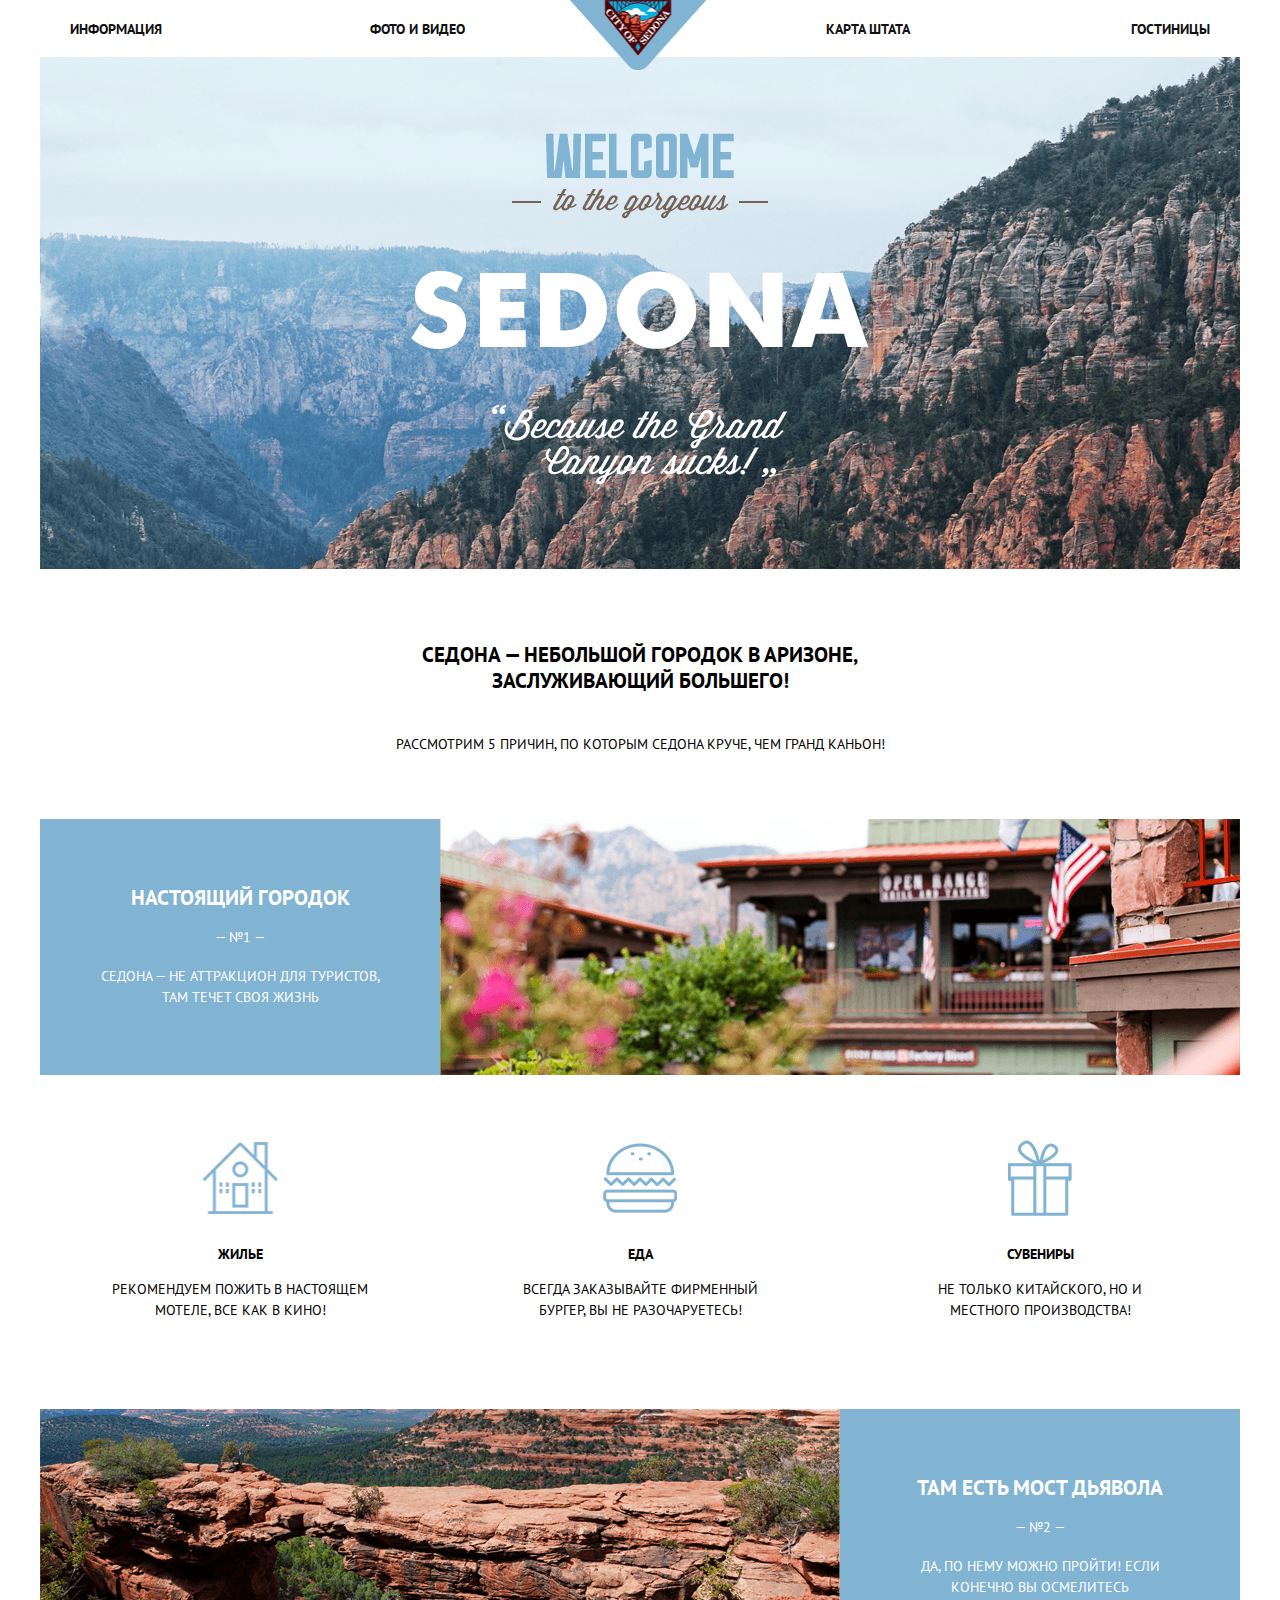
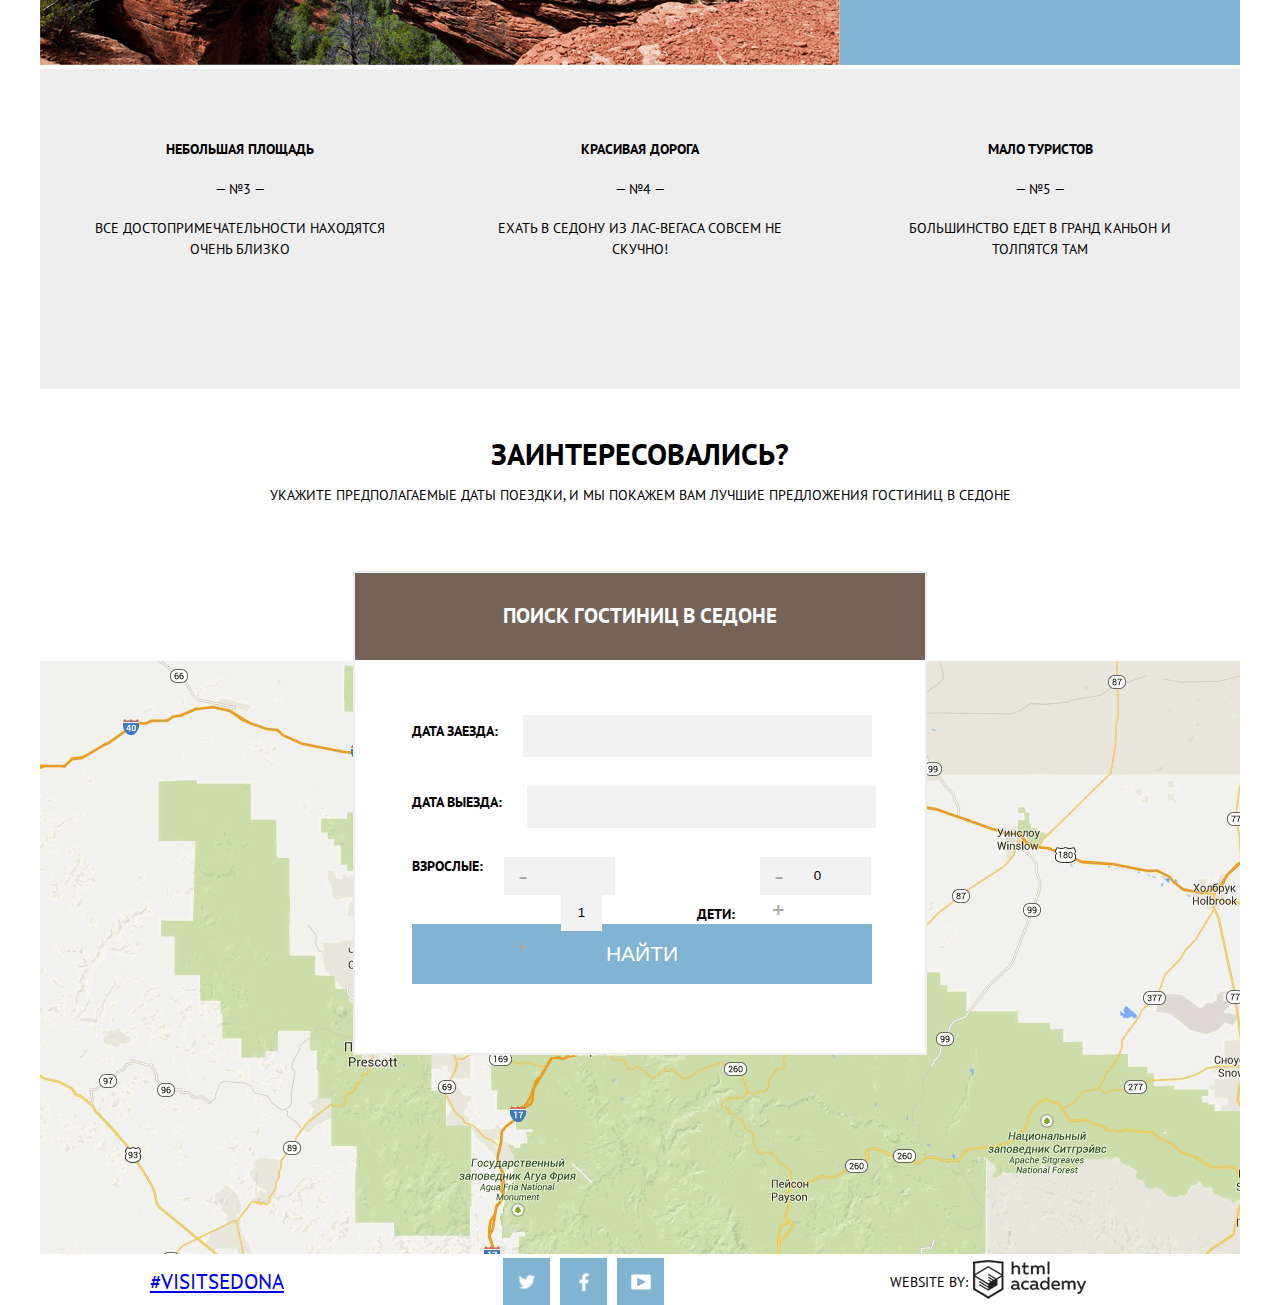
<file: index.html>
<!DOCTYPE html>
<html lang="ru">
  <head>
    <meta charset="utf-8">
    <title>Седона</title>
    <link href="https://fonts.googleapis.com/css?family=PT+Sans:400,700&amp;subset=cyrillic" rel="stylesheet" type="text/css">
    <link href="css/style.css" rel="stylesheet">
  </head>
  <body>
  	<header class="main-header">
  		<div class="container">
  		<nav class="main-navigation">
        <div class="logo">
          <a href="index.html">
            <img src="img/logo.png" width="137" height="70">
          </a>
        </div>
        <ul>
					<li class="menu-info">
					  <a href="#">Информация</a>
					</li>
					<li class="menu-foto">
					  <a href="#">Фото и видео</a> 
					</li>
          <li class="menu-map">
					 <a href="#">Карта штата</a>
					</li>
					<li class="menu-hotel">
					 <a href="catalog.html">Гостиницы</a>
					</li>
				</ul>
  		</nav>	
  		</div>
  	</header>
  		<main class="container">
  			<div class="cap">
  				<img src="img/background-text.png">
  			</div>
        <div class="description">
  				<h1>Седона &mdash; небольшой городок в Аризоне,<br> заслуживающий большего!</h1>
  				<p>Рассмотрим 5 причин, по которым Седона круче, чем Гранд Каньон!</p>
  			</div>
  			<section class="causes">
  				<div class="causes-content">
        			<div class="causes-content-left">
          				<h2>Настоящий городок</h2>
                  <div class="number">&mdash; №1 &mdash;</div>
          				<span> Седона &mdash; не аттракцион для туристов, там течет своя жизнь</span>
          		</div>
          		<div class="causes-content-right">
          				<img src="img/sedonaview1.png">
          		</div>
          </div>
        </section>
        <section class="services">
          <div class="services-item services-icon-house">
            <b class="services-name">Жилье</b>
          	<p>Рекомендуем пожить в настоящем мотеле, все как в кино!</p>
        	</div>
        	<div class="services-item services-icon-burger">
          	<b class="services-name">Еда</b>
          	<p>Всегда заказывайте фирменный бургер, вы не разочаруетесь!</p>
        	</div>
        	<div class="services-item services-icon-present">
          	<b class="services-name">Сувениры</b>
          	<p>Не только китайского, но и местного производства!</p>
		      </div>
      	</section>
        <section class="attraction">
  				<div class="attraction-content">
  					<div class="attraction-content-left">
          		<img src="img/sedonaview2.png">
          	</div>
        		<div class="attraction-content-right">
          		<h2>Там есть мост дьявола</h2>
              <div class="number">&mdash; №2 &mdash;</div>
          		<span>Да, по нему можно пройти! Если конечно Вы осмелитесь</span>
          	</div>
          </div>
        </section>
			  <section class="dignity">
          <div class="dignity-item">
        		<b class="dignity-name">Небольшая площадь</b>
            <div class="number">&mdash; №3 &mdash;</div>
        		<p>Все достопримечательности находятся очень близко</p>
        	</div>
        	<div class="dignity-item">
          	<b class="dignity-name">Красивая дорога</b>
            <div class="number">&mdash; №4 &mdash;</div>
          	<p>Ехать в Седону из Лас-Вегаса совсем не скучно!</p>
        	</div>
        	<div class="dignity-item">
          	<b class="dignity-name">Мало туристов</b>
            <div class="number">&mdash; №5 &mdash;</div>
          	<p>Большинство едет в Гранд Каньон и толпятся там</p>
		      </div>
      	</section>
      		<div class="interesting">
      			<span class="interesting-name">Заинтересовались?</span>
      			<p>Укажите предполагаемые даты поездки, и мы покажем вам лучшие предложения гостиниц в Седоне</p>
      		</div>
      <div class="wrapper-motels">
      	<section class="motels">
          <h2>Поиск гостиниц в Седоне</h2>
      			<div class="motels-form">
      				<form class="input-form" action="">
      					<label><span>Дата заезда:</span> 
      						<input class="calendar arrival-icon-calendar" type="text" name="Дата заезда">
      					</label>
      					<label><span>Дата выезда:</span> 
      						<input class="calendar departure-icon-calendar" type="text" name="Дата выезда">
      					</label>
                <div class="unit">
      					 <div class="adult">
      						<span>Взрослые:</span>
      						<label class="quantity">
      							<a class="minus-icon-minus" href="#">-</a>
      							 <span>
                       <input class="quantity-text" type="text" value="1">
                     </span>
      							<a class="plus-icon-plus" href="#">+</a>
      					 	</label>
      					 </div>
      					 <div class="children">
      						  <span>Дети:</span>
      						  <label class="quantity">
      							 <a class="minus-icon-minus" href="#">-</a>
      							   <span>
                        <input class="quantity-text" type="text" value="0">
                       </span>
      						  	<a class="plus-icon-plus" href="#">+</a>
      					 	 </label>
      					  </div>
                </div>
      					<div class="buttons">
                	<input class="button" type="submit" value="Найти">
                </div>
      				</form>
      			 </div>
      	</section>
      </div>
      	<div class="sedona-map">
      		<img src="img/sedona-map.png">
      	</div>
       </div>
      </main>
  		<footer class="main-footer">
  			<div class="container">
  				<a href="#">#Visitsedona</a>
  			<section class="footer-social">
          <a href="#" class="social-btn social-btn-tw">Twitter</a>
          <a href="#" class="social-btn social-btn-fb">Facebook</a>
          <a href="#" class="social-btn social-btn-youtube">Ютуб</a> 
				</section>
  			<section class="footer-copyright">
					<p>Website by:</p>
					<a href="https://htmlacademy.ru/intensive/htmlcss">
						<img src="img/html-logo.png">
          </a>
				</section>
  			</div>
  		</footer>
  </body>
</html>
</file>
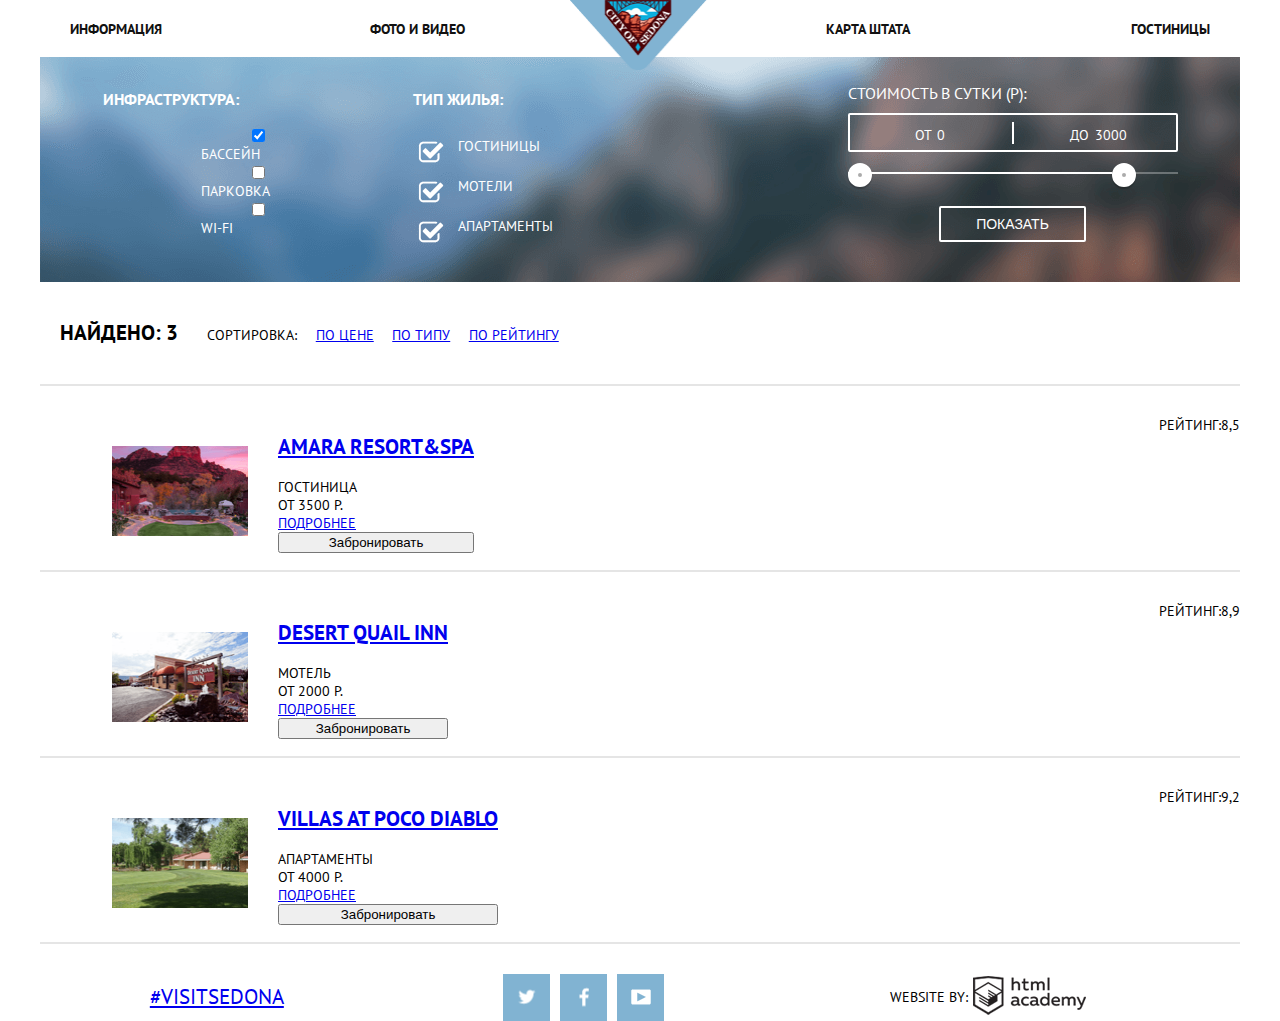
<file: catalog.html>
<!DOCTYPE html>
<html lang="ru">
  <head>
    <meta charset="utf-8">
    <title>Гостиницы</title>
    <link href="https://fonts.googleapis.com/css?family=PT+Sans:400,700&amp;subset=cyrillic" rel="stylesheet">
    <link href="css/style.css" rel="stylesheet">
  </head>
  <body>
    <header class="main-header">
        <div class="container">
            <nav class="main-navigation">
                <div class="logo">
                    <a href="index.html">
                        <img src="img/logo.png" width="137" height="70">
                    </a>
                </div>
                <ul>
                    <li class="menu-info">
                        <a href="#">Информация</a>
                    </li>
                    <li class="menu-foto">
                        <a href="#">Фото и видео</a> 
                    </li>
                    <li class="menu-map">
                        <a href="#">Карта штата</a>
                    </li>
                    <li class="menu-hotel">
                        <a>Гостиницы</a>
                    </li>
                </ul>
            </nav>  
        </div>
    </header>
    <main class="container">
        <form class="hotel-setting">
            <div class="hotel-setting-left">
                <div class="infrastructure">
                    <h3 class="housing">Инфраструктура:</h3>    
                    <input type="checkbox" id="pool" checked>
                    <label for="pool">Бассейн</label>
                    <input type="checkbox" id="parking">
                    <label for="parking">Парковка</label>
                    <input type="checkbox" id="wifi">
                    <label for="wifi">WI-FI</label>
                </div>
                <div class="accomodation">
                    <h3 class="housing">Тип жилья:</h3>
                    <input type="checkbox" id="hotel" checked>
                    <label for="hotel">Гостиницы</label>
                    <input type="checkbox" id="motel">
                    <label for="motel">Мотели</label>
                    <input type="checkbox" id="apartment" checked>
                    <label for="apartment">Апартаменты</label>
                </div>
            </div>
            <div class="hotel-setting-right">
                <div class="filter-range">
                    <div class="filter-range-title">Стоимoсть в сутки (р):</div>
                    <div class="price-controls">
                        <label class="min-price">от
                            <input type="text" name="min-price" min="0" value="0"> 
                        </label>
                        <label class="max-price">до
                            <input type="text" name="max-price" max="3000" value="3000">
                        </label>
                    </div>
                    <div class="range-controls">
                        <div class="scale">
                            <div class="bar"></div>
                        </div>
                        <div class="range-toggle range-toggle-min"></div>
                        <div class="range-toggle range-toggle-max"></div>
                    </div>
                    <button class="btn-transparent" type="submit">Показать</button>
                </div> 
            </div> 
        </form>
        <section class="result">
            <h2>Найдено: 3</h2>
            <div class="sort">
                <span>Сортировка:</span>
                <a href="#">по цене</a>
                <a href="#">по типу</a>
                <a href="#">по рейтингу</a>
            </div>
        </section>
        <section class="hotel">
            <div class="hotel-left">
                <div class="hotel-image">
                    <a href="#">
                        <img src="img/hotel1.png">
                    </a>
                </div>
                <div class="hotel-info">
                    <a href="#">
                    <h2>Amara resort&spa</h2>
                    </a>
                    <span>Гостиница</span>
                    <span>от 3500 р.</span>
                    <a href="#">Подробнее</a> 
                    <button>Забронировать</button> 
                </div>
            </div>
            <div class="hotel-right">
                <span class="stars"></span>
                <span class="rating">Рейтинг:8,5</span>
            </div>
        </section>
        <section class="hotel">
            <div class="hotel-left">
                <div class="hotel-image">
                    <a href="#">
                        <img src="img/hotel2.png">
                    </a>    
                </div>
                <div class="hotel-info">
                    <a href="#">
                        <h2>Desert Quail Inn</h2>
                    </a>
                    <span>Мотель</span>
                    <span>от 2000 р.</span>
                    <a href="#">Подробнее</a> 
                    <button>Забронировать</button> 
                </div>
            </div>
            <div class="hotel-right">
                <span class="stars"></span>
                <span class="rating">Рейтинг:8,9</span>
            </div>
        </section>
        <section class="hotel">
            <div class="hotel-left">
                <div class="hotel-image">
                    <a href="#">
                        <img src="img/hotel3.png">
                    </a>
                </div>
                <div class="hotel-info">
                    <a href="#">
                        <h2>Villas at Poco Diablo</h2>
                    </a>
                    <span>Апартаменты</span>
                    <span>от 4000 р.</span>
                    <a href="#">Подробнее</a>
                    <button>Забронировать</button> 
                </div>
            </div>
            <div class="hotel-right">
                <span class="stars"></span>
                <span class="rating">Рейтинг:9,2</span>
            </div>
        </section>
    </main>
        <footer class="main-footer">
            <div class="container">
                <a href="#">#Visitsedona</a>
                <section class="footer-social">
                     <a href="#" class="social-btn social-btn-tw">Twitter</a>
                     <a href="#" class="social-btn social-btn-fb">Facebook</a>
                     <a href="#" class="social-btn social-btn-youtube">Ютуб</a> 
                </section>
                <section class="footer-copyright">
                    <p>Website by: </p>
                    <a href="https://htmlacademy.ru/intensive/htmlcss">
                        <img src="img/html-logo.png">
                    </a>
                </section>
            </div>
        </footer>
    
  </body>
</html>
</file>
<file: css/style.css>
body {
	font-family: "PT Sans", Arial, sans-serif;
	color: #000;
	font-size: 14px;
	text-transform: uppercase;
	font-weight: normal;
	margin: 0;
	padding: 0;
	width: 100%;
}
.main-navigation {
	position: relative;
  	font-weight: bold;
	line-height: 26px;
}
.main-navigation a {
	color: #111111;
	text-decoration: none;
}
.main-navigation ul {
	display: flex;
	justify-content: space-around;
	align-items: center;
	padding: 0;
  	list-style: none;
  	margin: 0;
  	min-height: 57px;
}
.main-navigation li {
	width: 20%;	
}
.main-navigation .menu-info, 
.main-navigation .menu-foto {
	text-align: left;
}
.main-navigation .menu-map, 
.main-navigation .menu-hotel {
	text-align: right;
} 
.logo {
	position: absolute;
	left: 50%;
	transform: translateX(-50%);
	width: 140px;
	height: 76px;
}
.cap {
	width: 100%;
	background-image: url("../img/background-photo.png");
	text-align: center;
}
.cap img {
	padding-top: 76px;
	padding-bottom: 80px;
}
.container {
  	width: 1200px;
  	margin: 0 auto;
}
.description {
	text-align: center;
	padding-top: 59px;
	padding-bottom: 52px; 
}
.description h1 {
	font-size: 21px;
	line-height: 26px;
	padding-bottom: 27px; 
}
.number {
	margin-top: 20px;
	margin-bottom: 20px;
	text-align: center;
}
.causes-content-left .number,
.attraction-content-right .number {
	color:white;
}
.causes-content {
	display: flex;
}
.causes-content-left {
	height: 156px;
	width: 33.3%;
	padding: 50px;
	background-color: #81b3d2;
	text-align: center;
}
.causes-content-right {
	width: 66.7%;
}
.causes-content-left h2 {
	color: #fff;
	font-weight: bold;
	line-height: 21px;	
}
.causes-content-left span {
	line-height: 21px;
	color: #fff;
}
.services {
	display: flex;
	height: 330px;
}
.services-item {
	width: 400px;
	text-align: center;
	margin-left: 70px;
	margin-right: 70px;
	padding-top: 165px;
	display: inline-block;
	position: relative;
}
.services-item::before {
	content: "";
	position: absolute;
	top: 30%;
	left: 50%;
	transform: translate(-50%,-50%);
	background-image: url("../img/sprite1.png");
	background-repeat: no-repeat;
}
.services-icon-house::before {
	width: 75px;
    height: 72px;
    background-position: -10px -100px;
}
.services-icon-burger::before {
	width: 74px;
    height: 70px;
    background-position: -10px -10px;
}
.services-icon-present::before {
	width: 64px;
    height: 76px;
    background-position: -10px -192px;
}
.services-item b {
	line-height: 21px;	
}
.services-item p {
	line-height: 21px;
	text-align: center;
}
.attraction-content {
	display: flex;
}
.attraction-content-right {
	width: 33.3%;
	height: 156px;
	padding: 50px;
	background-color: #81b3d2;
	text-align: center;
}
.attraction-content-left {
	width: 66.7%;
}
.attraction-content-right h2 {
	color: #fff;
	font-weight: bold;
	line-height: 21px;	
}
.attraction-content-right span {
	line-height: 21px;
	color: #fff;
}
.dignity {
	display: flex;
	background-color: #eee;
	margin-bottom: 53px;
}
.dignity-item {
	width: 400px;
	height: 250px; 
	text-align: center;
	margin-left: 50px;
	margin-right: 50px;
	margin-top: 70px;
}
.dignity-item b {
	font-weight: bold;
	line-height: 21px;
}
.dignity-item p {
	line-height: 21px;	
}
.interesting {
	text-align: center;
}
.interesting-name {
	font-size: 30px;
	font-weight: bold;
	line-height: 24px;
	padding-bottom: 30px;	
}
.interesting p {
	line-height: 24px;
	padding-bottom: 50px;
}
.sedona-map {
	position: relative;
	z-index: 1;
}
.motels {
	display: flex;
	flex-direction: column;
	width: 570px;
	height: 480px;
	border: 2px solid #eee;
	background: #fff;
	margin: auto;
}
.wrapper-motels {
	position: relative;
	z-index: 2;
	height: 90px;
}
.motels h2 {
	background-color: #766357;
	color: #fff;
	font-size: 21px;
	line-height: 26px;
	height: 57px;
	text-align: center;
	margin: 0;
	padding-top: 30px;
	margin-bottom: 55px;
}
.motels span {
	font-weight: bold;
}
.input-form {
	display: flex;
	flex-direction: column;
	justify-content: space-around;
}
.input-form span {
	display: inline-block;
	padding-left: 57px;
	padding-right: 21px;
}
.input-form .button {
	margin-left: 57px;
	margin-right: 21px;
}
.calendar {
	display: inline-block;
	width: 345px;
	height: 40px;
	background: #f2f2f2;
	font-size: 0;
	position: relative;
	border:none;
	margin-bottom: 29px;
}
.calendar::before {
	content: "";
	position: absolute;
	top: 50%;
	left: 94%;
	transform: translate(-50%,-50%);
	background-image: url("../img/sprite2.png");
    background-repeat: no-repeat;
}
.arrival-icon-calendar::before {
	width: 21px;
    height: 22px;
    background-position: -10px -10px;
}
.departure-icon-calendar::before {
	width: 21px;
    height: 22px;
    background-position: -10px -10px;
}
.quantity {
	display: inline-block;
	width: 111px;
	height: 38px;
	background: #f2f2f2;
	margin-right: 5px;
	font-size: 0;
	position: relative;
	margin-bottom: 29px;
}
.quantity::before {
	content: "";
	position: absolute;
	top: 50%;
	left: 50%;
	transform: translate(-50%,-50%);
	background-image: url("../img/sprite2.png");
	background-repeat: no-repeat;
}
.minus-icon-minus {
	width: 37px;
    text-align: center;
    font-size: 28px;
    text-decoration: none;
    display: inline-block;
    float: left;
    color: #a9a9a9;
}
.plus-icon-plus {
	width: 37px;
    text-align: center;
    font-size: 25px;
    text-decoration: none;
    display: inline-block;
    color: #a9a9a9;
 }
.quantity-text {
	width: 37px;
    height: 35px;
    text-align: center;
    border: none;
    background: #f2f2f2;
}
.adult {
	width: 50%;
	float: left;
}
.adult>span {
	float: left;
}
.adult label {
	float: left;
}
.children {
	display: inline-block;
	width: 50%;
}
.children label span {
	float: left;
	padding: 0;
}
.unit{
	display: inline-block;
}
.button {
 	width: 460px;
 	height: 60px;
 	color: white;
 	background-color: #81b3d2;
 	margin-bottom: 55px;
 	border: none;
 	font-size: 21px;
 	text-transform: uppercase;
 	line-height: 26px;
 }
.main-footer .container {
	display: flex;
	justify-content: space-around;
	align-items: center;
}
.main-footer .container>a {
	font-size: 21px;
	line-height: 26px;
	text-transform: uppercase;
}
.footer-copyright {
	display: flex;
	flex-direction: row;
	align-items: center;
	width: 240px;
	height: 45px;
}
.footer-copyright p {
	text-transform: uppercase;
	font-size: 14px;
	padding-right: 5px;
	}
.hotel-setting {
	display: flex;
	justify-content: space-around;
	background-image: url("../img/hotelsetting.png");
	width: 100%;
}
.hotel-setting-left {
	display: flex;
	justify-content: space-around;
	align-items: flex-start;
	color: #fff;
}
.hotel-setting-right .value {
	display: flex;
	flex-direction: column;
	width: 400px;
	height: 210px;
}
.infrastructure {
	display: flex;
	flex-direction: column;
	width: 310px;
	height: 210px;
	text-align: center;
	margin-bottom: 15px;
}
.infrastructure label {
	text-align: left;
	padding-left: 98px;
}
.accomodation label {
	text-align: left;
}
.housing {
	margin-top: 31px;
	text-align: left;
	font-weight: bold;
}
.accomodation input[type="checkbox"] {
	display: none;
}
.accomodation input[type="checkbox"] + label {
	display: block;
	margin: 10px 0;
	line-height: 20px;
	padding-left: 45px;
	position: relative;
	cursor: pointer;
}
.accomodation input[type="checkbox"] + label::before {
	content: "";
	display: block;
	width: 25px;
	height: 25px;
	position: absolute;
	top: 0;
	left: 0;
	margin-left: 71px;
}
.accomodation input[type="checkbox"] + label::after {
	content: "";
	position: absolute;
	top: 5px;
	left: 5px;
	background-image: url("../img/sprite3.png");
    background-repeat: no-repeat;
    width: 26px;
    height: 22px;
    background-position: -10px -70px;
}
/*.sprite {
    background-image: 
    display: block;
}

.sprite-arrow-down {
    width: 11px;
    height: 10px;
    background-position: -10px -10px;
}

.sprite-arrow-up {
    width: 11px;
    height: 10px;
    background-position: -10px -40px;
}

.sprite-checked {
    width: 26px;
    height: 22px;
    background-position: -10px -70px;
}

.sprite-empty-check {
    width: 22px;
    height: 22px;
    background-position: -10px -112px;
}

.sprite-stars {
    width: 42px;
    height: 17px;
    background-position: -10px -154px;
}*/
.accomodation {
	display: flex;
	flex-direction: column;
	width: 310px;
	height: 210px;
	text-align: center;
}
.hotel-setting span {
	padding: 10px;
}
.result {
	display: flex;
	justify-content: flex-start;
	align-items: baseline;
	border-bottom: 2px solid #e5e5e5;
	margin-bottom: 30px;
}
.result h2 {
	padding: 20px;
}
.sort {
	display: flex;
	justify-content: space-around;
	width: 370px;
}
.hotel {
	display: flex;
	justify-content: space-between;
	margin-bottom: 30px;
	border-bottom: 2px solid #e5e5e5;
}
.hotel-left {
	display: flex;
	justify-content: space-around;
	align-items: flex-start;
}
.hotel-left img {
	width: 136px;
	height: 90px;
	margin: 30px 30px 30px 72px;
}
.hotel-right {
	display: flex;
	justify-content: flex-end;
}
.hotel-info {
	display: flex;
	flex-direction: column;
}
.social-btn {
	display: inline-block;
	width: 47px;
	height: 47px;
	background: #81b3d2;
	margin-right: 6px;
	font-size: 0;
	vertical-align: top;
	position: relative;
}
.social-btn::before {
	content: "";
	position: absolute;
	top: 50%;
	left: 50%;
	transform: translate(-50%,-50%);
	background-image: url("../img/sprite.png");
	background-repeat: no-repeat;
}
.social-btn-fb::before {
	width: 10px;
    height: 19px;
    background-position: -10px -10px;
}
.social-btn-tw::before {
	width: 17px;
    height: 15px;
    background-position: -10px -85px;
}
.social-btn-youtube::before {
	width: 20px;
    height: 16px;
    background-position: -10px -49px;
}
.filter-range {
	width: 330px;
	color: #fff;
	text-transform: uppercase;
	margin-top: 26px;
}
.filter-range-title {
	margin-bottom: 9px;
	font-weight: 600px;
	font-size: 16px;
	line-height: 21px;
}
.price-controls {
	position: relative;
	height: 35px;
	margin-bottom: 20px;
	font-size: 0px;
	border: 2px solid #fff;
	border-radius: 2px;
}
.price-controls::after {
  content: "";
  position: absolute;
  width: 2px;
  height: 22px;
  background: #ffffff;
  top: 50%;
  left: 50%;
  transform: translate(-50%,-50%);
}
.price-controls label {
	display: inline-block;
	font-size: 14px;
	line-height: 38px;
  	vertical-align: top;
  	cursor: pointer;
}
.price-controls .min-price,
.price-controls .max-price {
  width: 90px;
  padding-left: 65px;
}
.price-controls input {
  width: 50px;
  margin: 0;
  color: inherit;
  font: inherit;
  background: none;
  border: none;
}
.range-controls {
	position: relative;
	margin-bottom: 32px;
}
.range-controls .scale {
	height: 2px;
	background: rgba(255,255,255,0.3);
}
.range-controls .bar {
	width: 80%;
	height: 2px;
	background: #fff;
}
.range-toggle {
	position: absolute;
	top:-9px;
	width: 4px;
	height: 4px;
	background: #ababab;
	border: 10px solid #fff;
	border-radius: 50%;
	box-shadow: 0 2px 1px 0 rgba(0, 1, 1, 0.2);
  	cursor: pointer;
}
.range-toggle:hover {
	background: #1c4f80;
}
.range-toggle-min {
	left: 0;
}
.range-toggle-max {
	left: 80%
}
.btn-transparent {
  display: block;
  margin: 0 auto;
  padding: 6px 35px;
  font-size: 14px;
  line-height: 20px;
  color: #ffffff;
  text-transform: uppercase;
  background: transparent;
  border: 2px solid #ffffff;
  border-radius: 2px;
  cursor: pointer;
}
.btn-transparent:hover {
  color: #000000;
  background: #ffffff;
}
</file>
